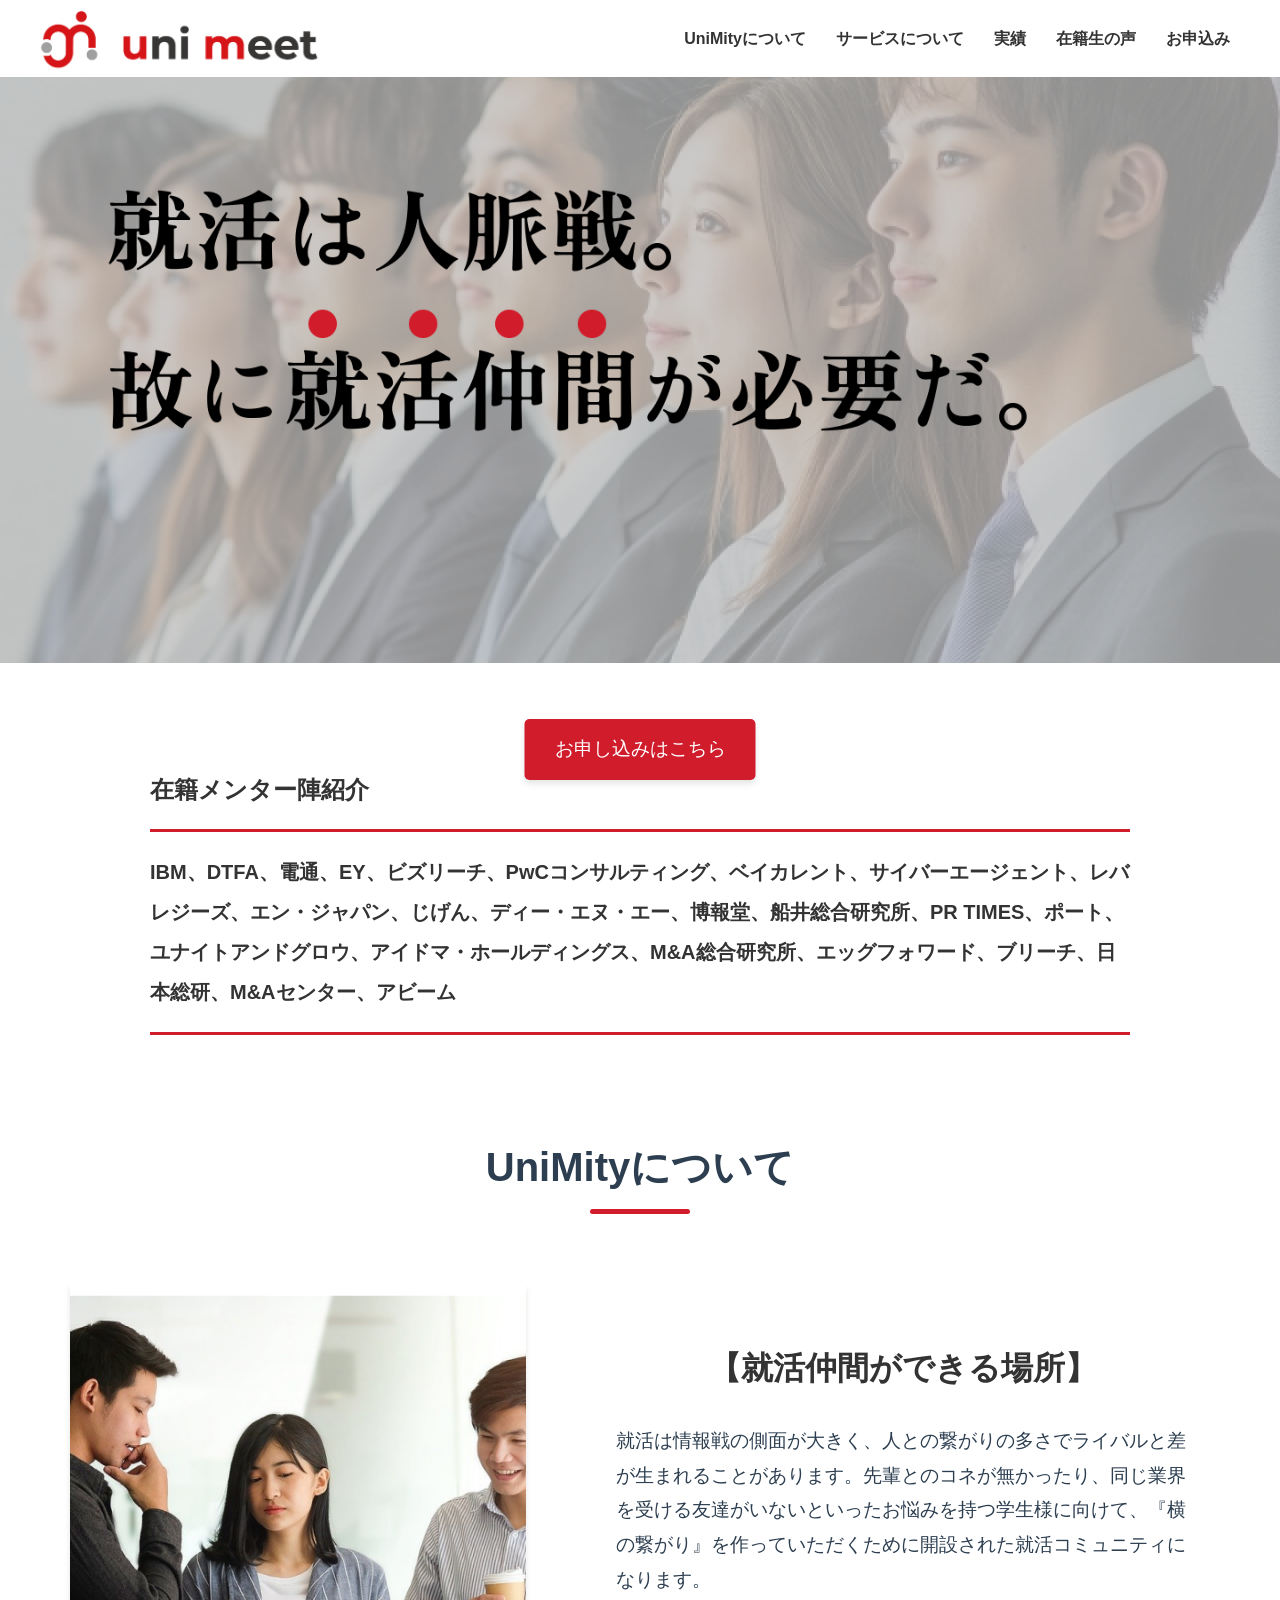
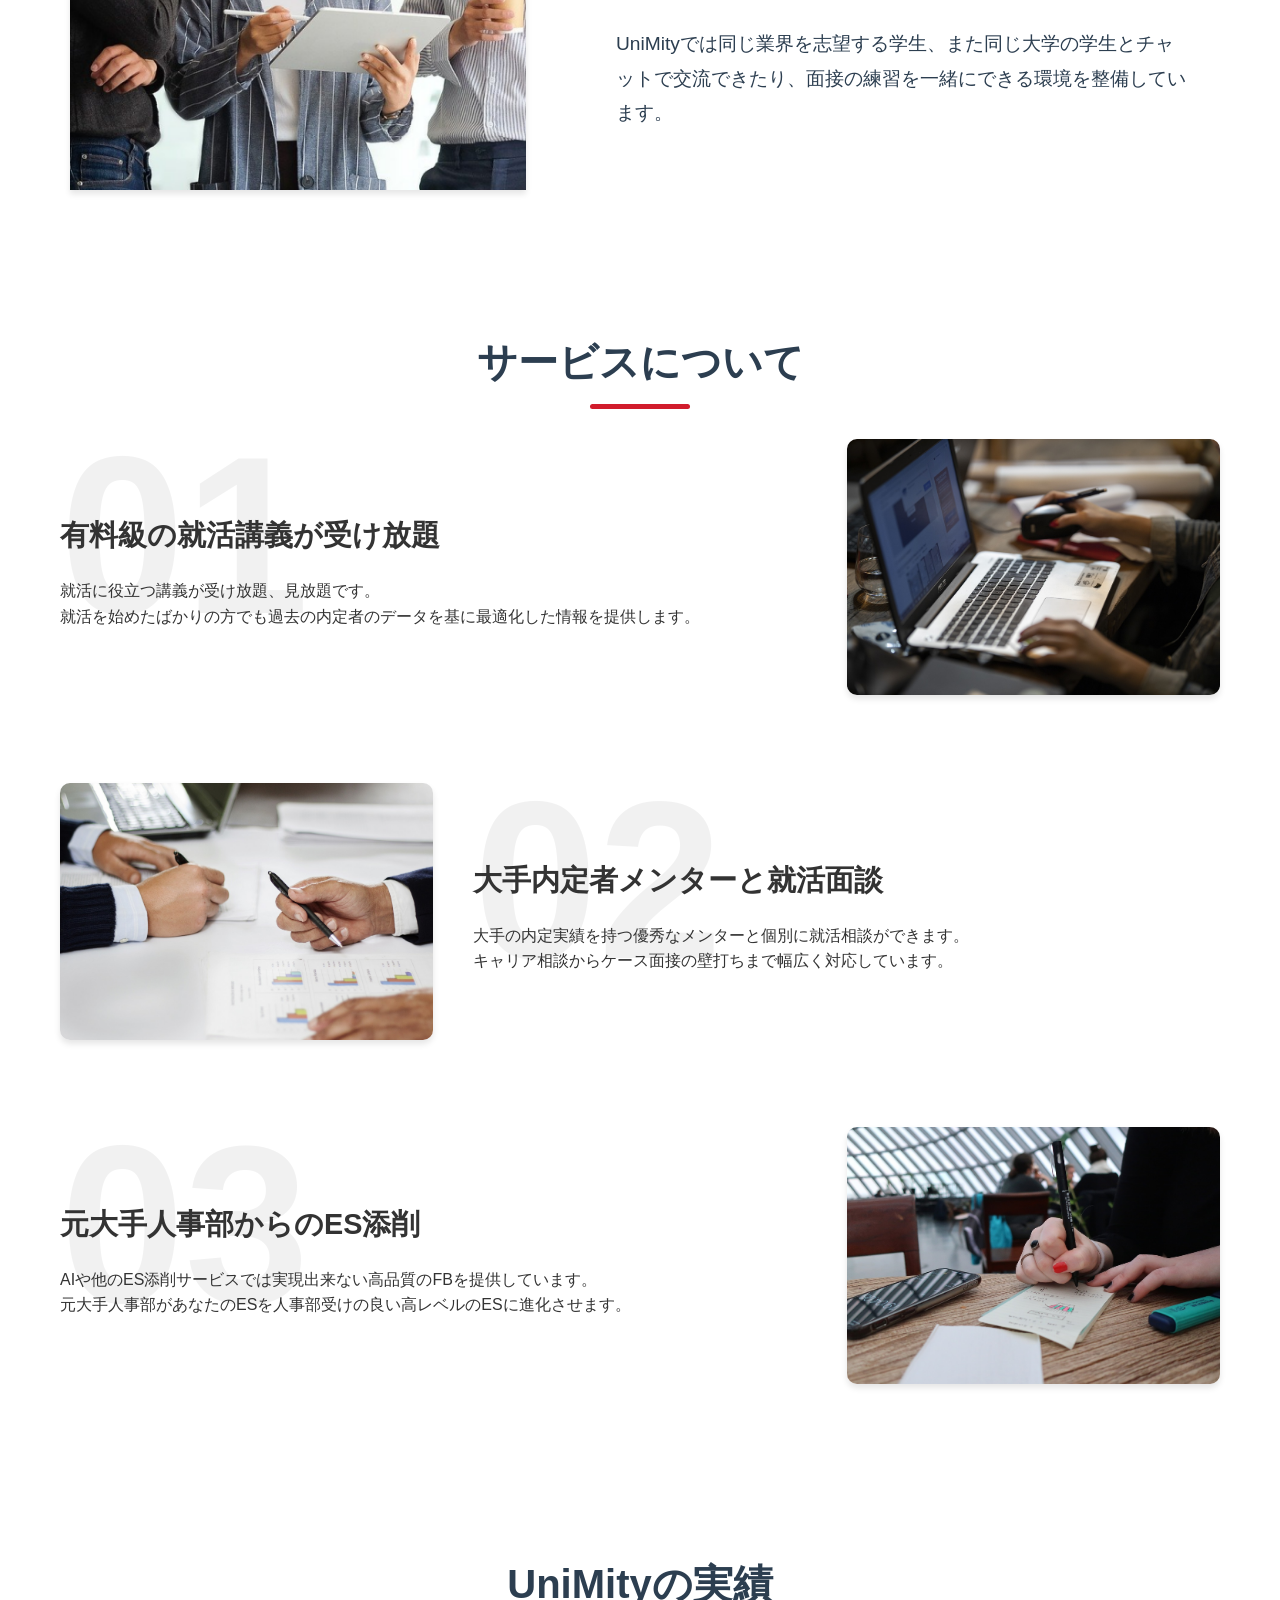
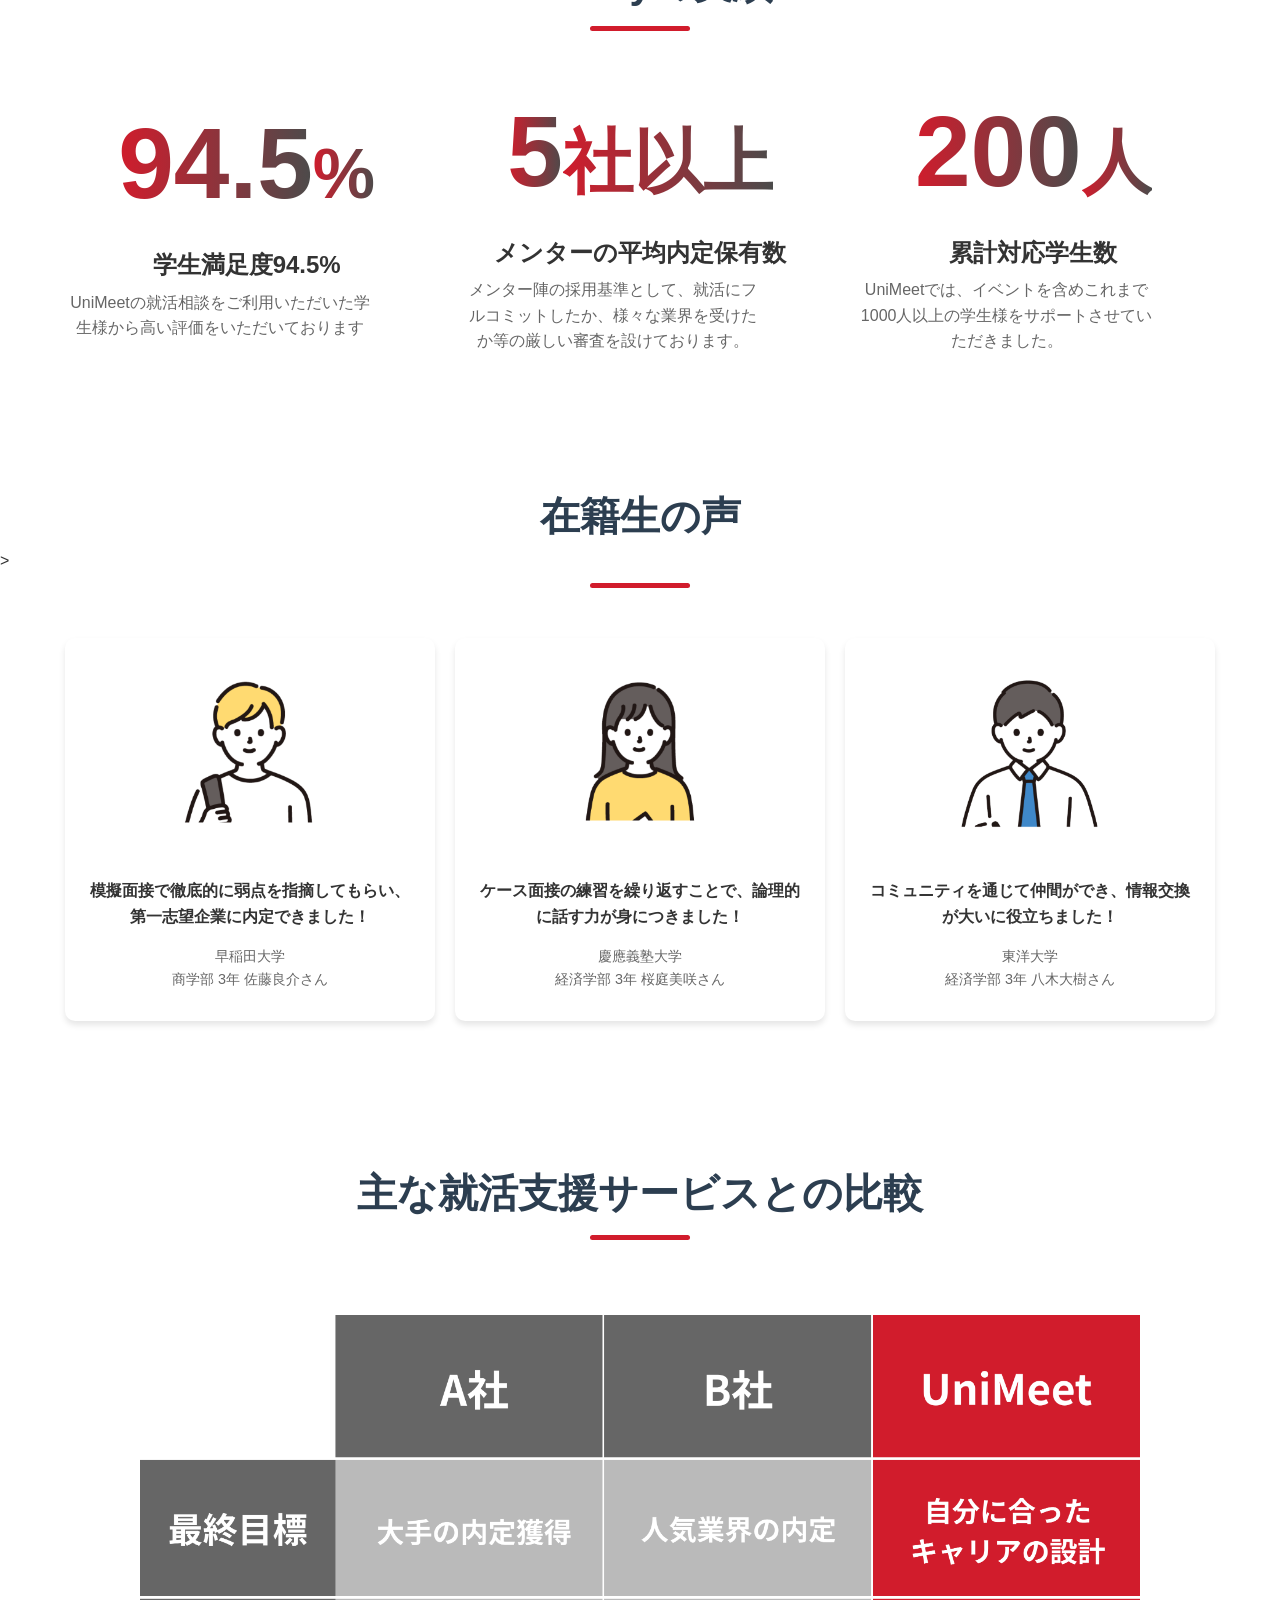
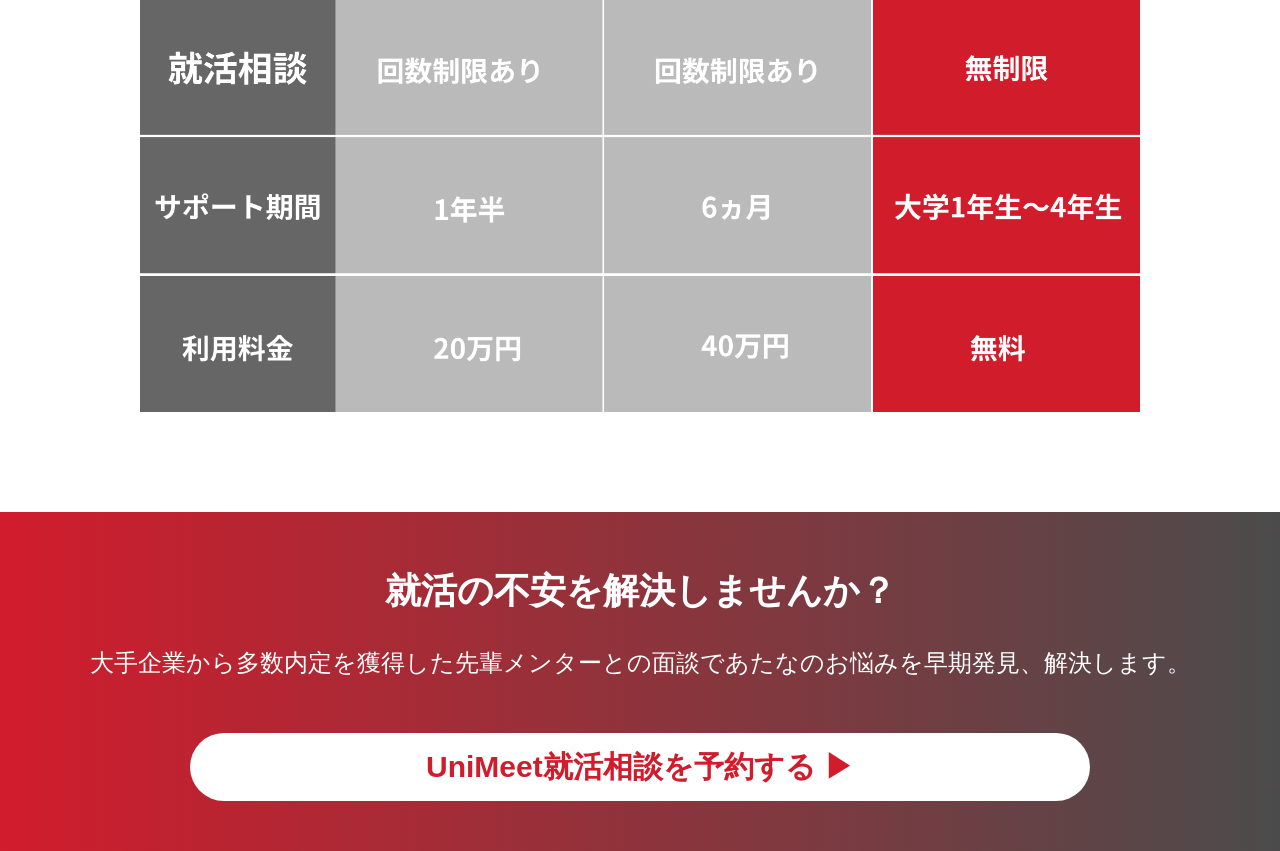
<file: index.html>
<!DOCTYPE html>
<html lang="ja">
<head>
  <meta charset="UTF-8">
  <meta name="viewport" content="width=device-width, initial-scale=1.0">
  <title>My Website</title>
  <link rel="stylesheet" href="style.css"> <!-- CSSファイルのリンク -->
</head>
<body>
  <header>
    <img src="UniMeet_LP/img/top_logo.png" class="top_logo">
    <div class="nav-links">
      <a href="#about">UniMityについて</a>
    <a href="#services">サービスについて</a>
    <a href="#results">実績</a>
    <a href="#voices">在籍生の声</a>
    <a href="https://forms.gle/RE8X82cz72Cpf965A">お申込み</a>
    </div>
  </header>
  
  <div class="fv">
    <img src="UniMeet_LP/img/unimity_fv.png" class="top_fv">
    <img src="UniMeet_LP/img/top_fv_sp.png" class="top_fv_sp">
    <a href="https://forms.gle/RE8X82cz72Cpf965A" class="apply-button">お申し込みはこちら</a>
  </div>
  <main>

    <div class="menter_container">
      <h1 class="top_h1">在籍メンター陣紹介</h1>
      <div class="horizontal-line"></div>
      <p class="top-p">IBM、DTFA、電通、EY、ビズリーチ、PwCコンサルティング、ベイカレント、サイバーエージェント、レバレジーズ、エン・ジャパン、じげん、ディー・エヌ・エー、博報堂、船井総合研究所、PR TIMES、ポート、ユナイトアンドグロウ、アイドマ・ホールディングス、M&A総合研究所、エッグフォワード、ブリーチ、日本総研、M&Aセンター、アビーム</p>
      <div class="horizontal-line"></div>
    </div>  

    <h2 id="about" class="top_h2">UniMityについて</h2>
    <div class="bar"></div>
    <div class="unimity_aboutus">
      <img src="UniMeet_LP/img/unimity_image.png" class="unimity_image">
      <div class="unimity_aboutus_content">
        <h3>【就活仲間ができる場所】</h3>
        <a>就活は情報戦の側面が大きく、人との繋がりの多さでライバルと差が生まれることがあります。先輩とのコネが無かったり、同じ業界を受ける友達がいないといったお悩みを持つ学生様に向けて、『横の繋がり』を作っていただくために開設された就活コミュニティになります。</a>
        <a>UniMityでは同じ業界を志望する学生、また同じ大学の学生とチャットで交流できたり、面接の練習を一緒にできる環境を整備しています。</a>
      </div>
    </div>
    
    <h2 id="services" class="top_h2">サービスについて</h2>
    <div class="bar"></div>
    <div class="media-text-section">
      <div class="media-text-row">
        <div class="media-text-content">
          <h3 class="media-text-title">有料級の就活講義が受け放題</h3>
          <p class="media-text-description">
            就活に役立つ講義が受け放題、見放題です。<br>
            就活を始めたばかりの方でも過去の内定者のデータを基に最適化した情報を提供します。
          </p>
        </div>
        
        <div class="media-text-image">
          <img src="UniMeet_LP/img/unimity_service_1.png" class="unimity_service_1">
        </div>
      </div>
    </div>

    <div class="media-text-section reverse-layout">
      <div class="media-text-row">
        <div class="media-text-content">
          <h3 class="media-text-title">大手内定者メンターと就活面談</h3>
          <p class="media-text-description">
            大手の内定実績を持つ優秀なメンターと個別に就活相談ができます。<br>
            キャリア相談からケース面接の壁打ちまで幅広く対応しています。
          </p>
        </div>
        <div class="media-text-image">
          <img src="UniMeet_LP/img/unimity_service_2.png" class="unimity_service_2">
        </div>
      </div>
    </div>
    
    <div class="media-text-section layout-03">
      <div class="media-text-row">
        <div class="media-text-content">
          <h3 class="media-text-title">元大手人事部からのES添削</h3>
          <p class="media-text-description">
            AIや他のES添削サービスでは実現出来ない高品質のFBを提供しています。<br>
            元大手人事部があなたのESを人事部受けの良い高レベルのESに進化させます。
          </p>
        </div>
    
        <div class="media-text-image">
          <img src="UniMeet_LP/img/unimity_service_3.png" class="unimity_service_1">
        </div>
      </div>
    </div>
    
    <h2 id="results" class="top_h2">UniMityの実績</h2>
    <div class="bar"></div>
    <div class="top_container">
        <div class="column_1">
            <span class="large-number">94.5</span><span class="small-symbol">%</span>
            <p class="column_p">学生満足度94.5%</p>
            <p class="column_p_sub">UniMeetの就活相談をご利用いただいた学生様から高い評価をいただいております</p>
        </div>
        <div class="column_2">
            <span class="large-number">5</span><span class="small-symbol">社以上</span>
            <p class="column_p">メンターの平均内定保有数</p>
            <p class="column_p_sub">メンター陣の採用基準として、就活にフルコミットしたか、様々な業界を受けたか等の厳しい審査を設けております。</p>
        </div>
        <div class="column_3">
            <span class="large-number">200</span><span class="small-symbol">人</span>
            <p class="column_p">累計対応学生数</p>
            <p class="column_p_sub">UniMeetでは、イベントを含めこれまで1000人以上の学生様をサポートさせていただきました。</p>
    </div></div>
  </main>
 
    
       
      
      <h2 id="voices" class="top_h2">在籍生の声</h2>>
      <div class="bar"></div>
      <div class="customer-voice-section">
        
      
        <div class="customer-voice-cards">
          <!-- カード1 -->
          <div class="customer-card">
            <img src="UniMeet_LP/img/customer_1.png" alt="お客様1" class="customer-image">
            <p class="customer-comment">
              模擬面接で徹底的に弱点を指摘してもらい、第一志望企業に内定できました！
            </p>
            <p class="customer-info">
              早稲田大学<br>商学部 3年 佐藤良介さん
            </p>
          </div>
      
          <!-- カード2 -->
          <div class="customer-card">
            <img src="UniMeet_LP/img/customer_2.png" alt="お客様2" class="customer-image">
            <p class="customer-comment">
              ケース面接の練習を繰り返すことで、論理的に話す力が身につきました！
            </p>
            <p class="customer-info">
              慶應義塾大学<br>経済学部 3年 桜庭美咲さん
            </p>
          </div>
      
          <!-- カード3 -->
          <div class="customer-card">
            <img src="UniMeet_LP/img/customer_3.png" alt="お客様3" class="customer-image">
            <p class="customer-comment">
              コミュニティを通じて仲間ができ、情報交換が大いに役立ちました！
            </p>
            <p class="customer-info">
              東洋大学<br>経済学部 3年 八木大樹さん
            </p>
          </div>
          
        </div>
      </div>
      
      
      <h2 class="top_h2">主な就活支援サービスとの比較</h2>
      <div class="bar"></div>
      <img src="UniMeet_LP/img/unimeet_5.png" class="service_img_5">
      <img src="UniMeet_LP/img/unimeet_5_sp.png" class="service_img_5_sp">
      <div class="reserve_box">
        <h2>就活の不安を解決しませんか？</h2>
        <P>大手企業から多数内定を獲得した先輩メンターとの面談であたなのお悩みを早期発見、解決します。</P>
        <a href="https://app.spirinc.com/t/NB9lPCDXfQZ1lFnBQYaJ_/as/8_54zdbt3ZED1xSpkGdNc/confirm" class="full-link">
            <div class="reserve-buttom">
              UniMeet就活相談を予約する ▶
            </div>
          </a>  </div>
</body>
</html>
</file>
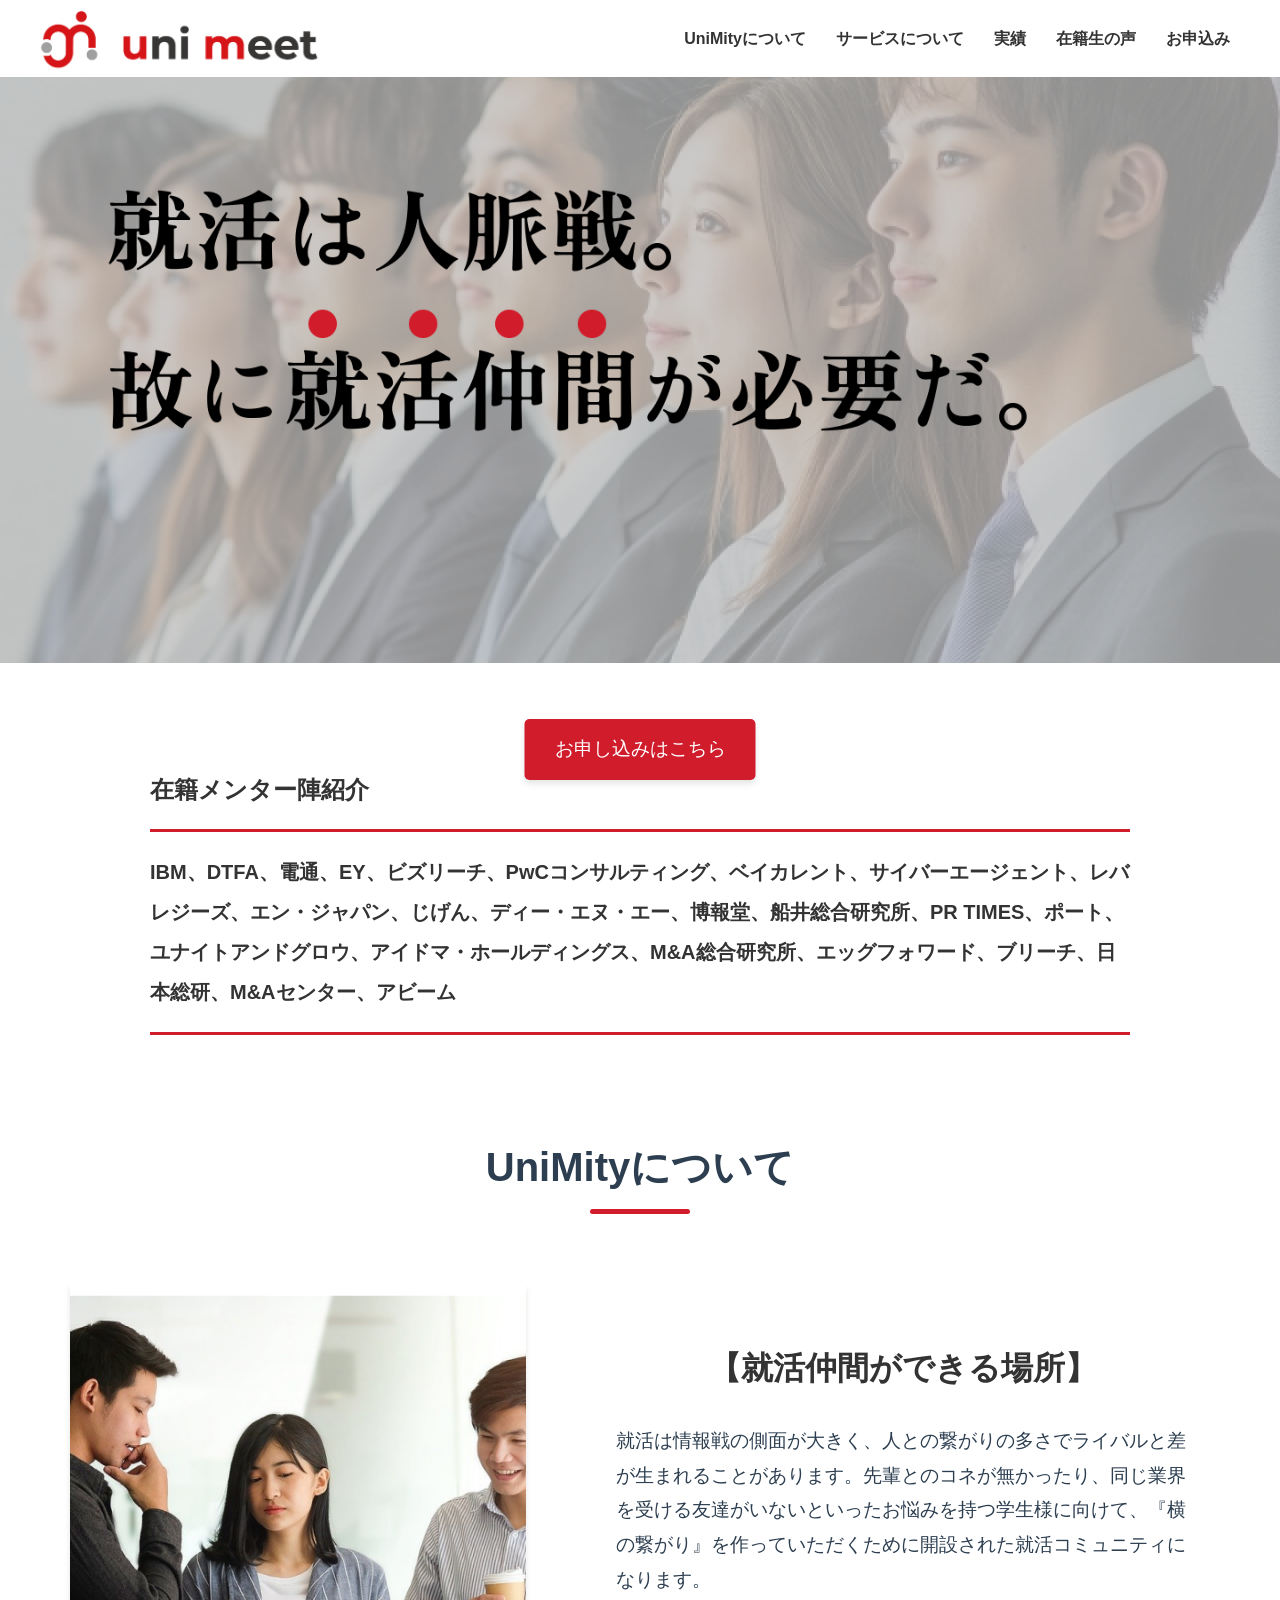
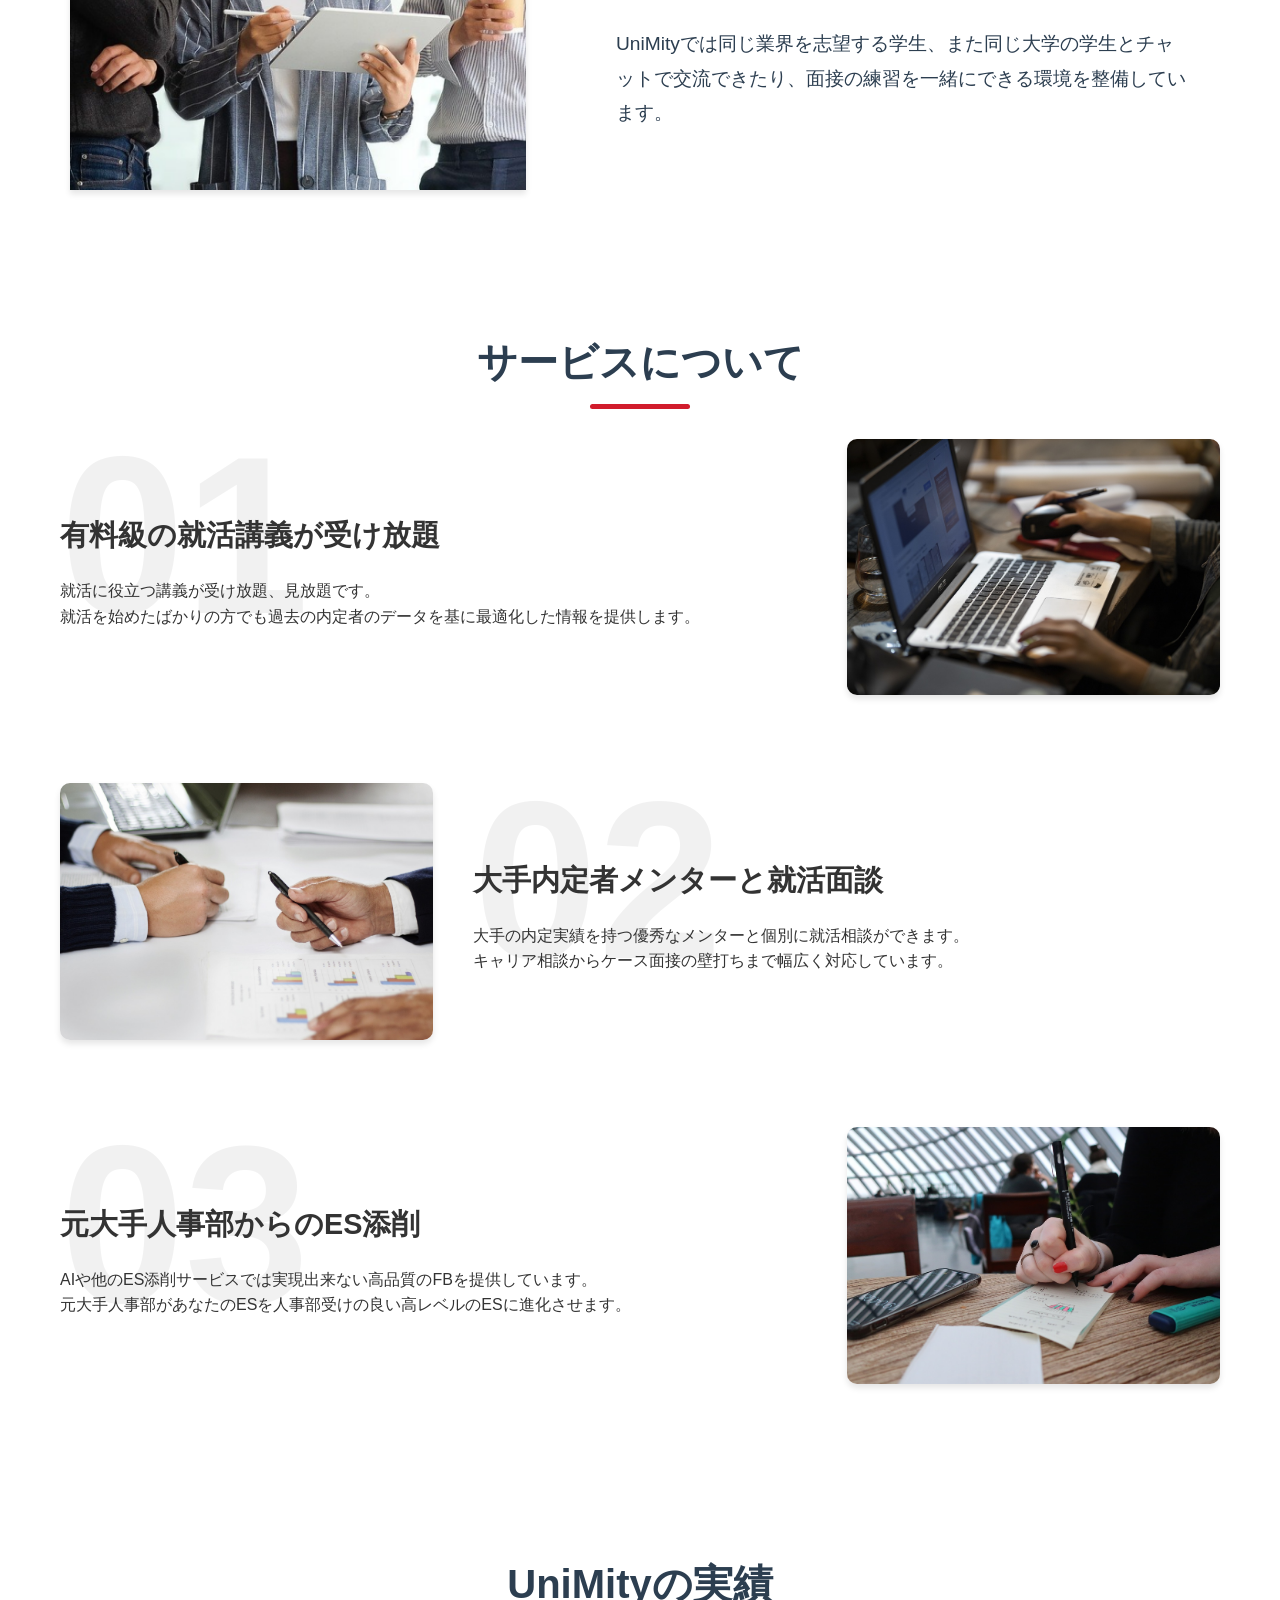
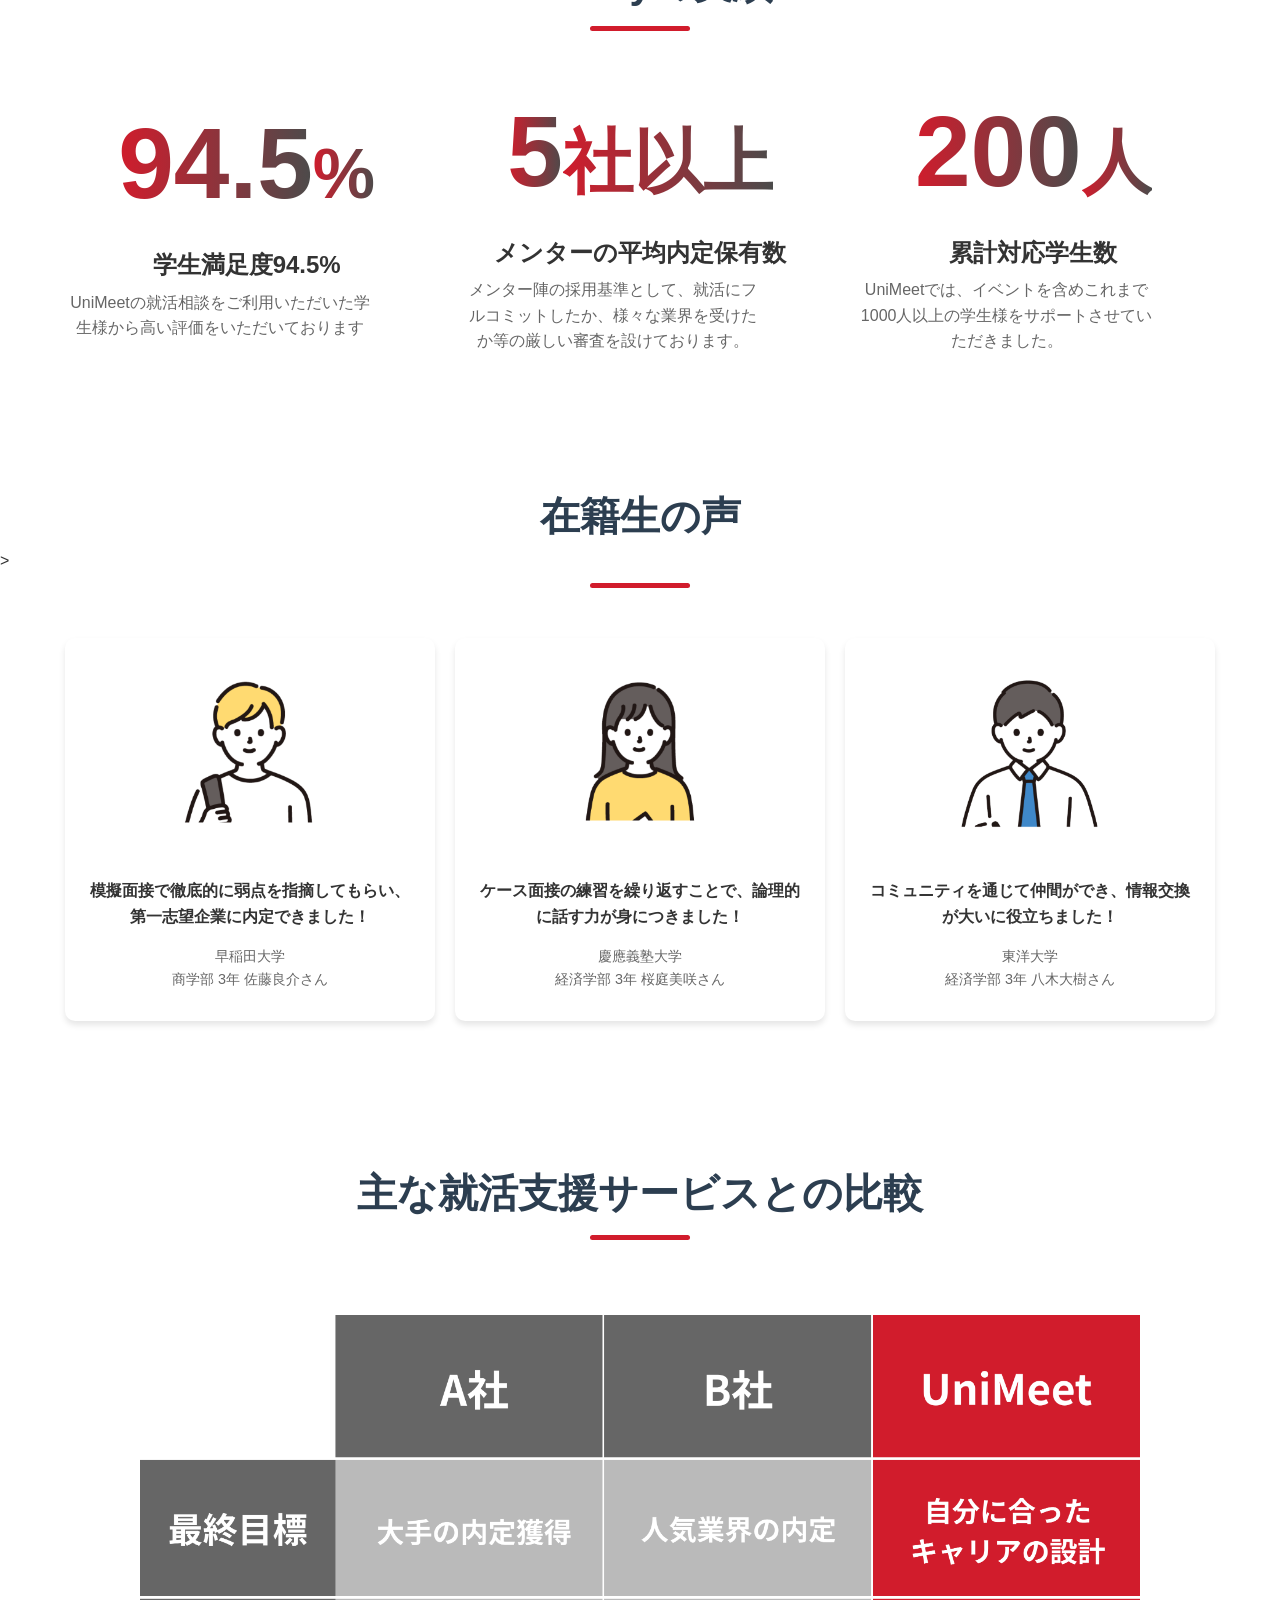
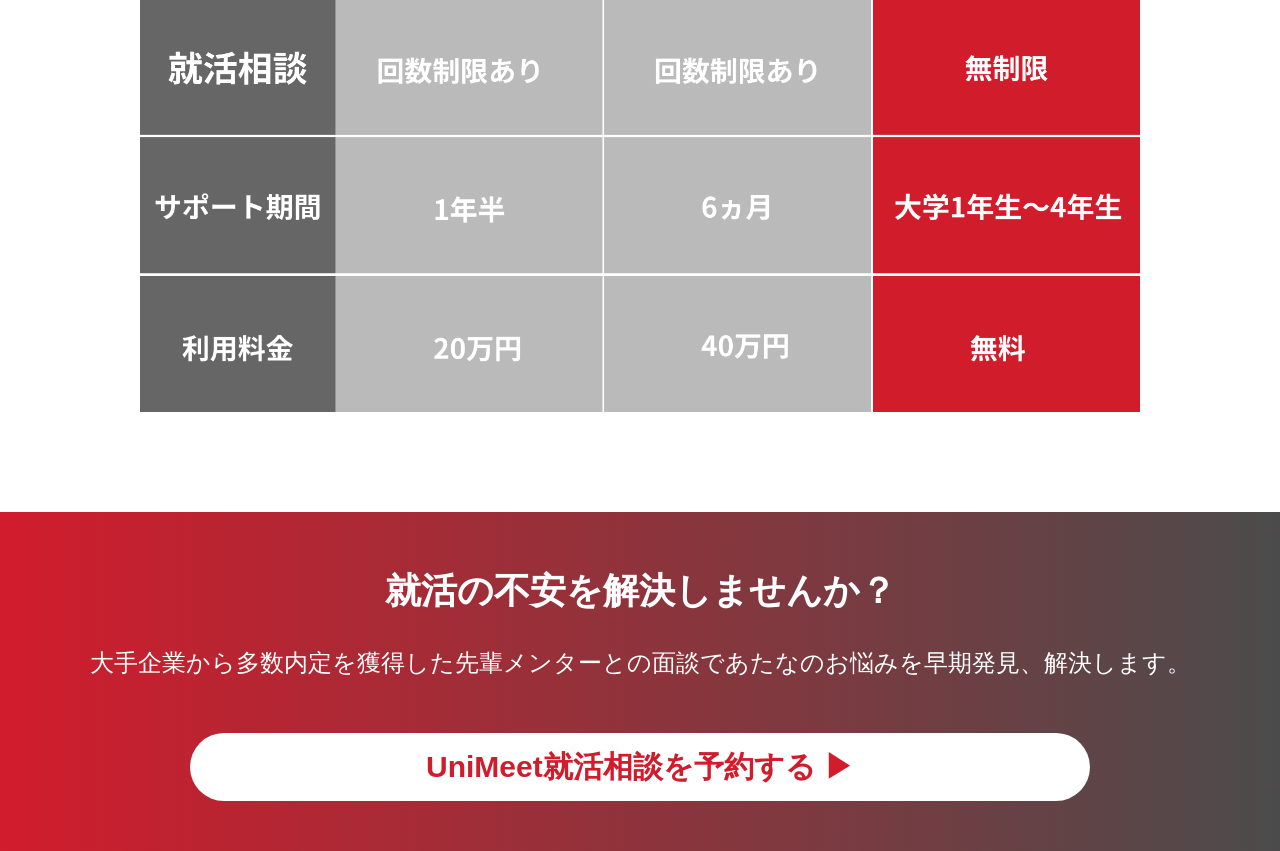
<file: UniMeet_LP/index.html>
<!DOCTYPE html>
<html lang="ja">
<head>
  <meta charset="UTF-8">
  <meta name="viewport" content="width=device-width, initial-scale=1.0">
  <title>My Website</title>
  <link rel="stylesheet" href="style.css"> <!-- CSSファイルのリンク -->
</head>
<body>
  <header>
    <img src="img/top_logo.png" class="top_logo">
    <div class="nav-links">
      <a href="#about">UniMityについて</a>
    <a href="#services">サービスについて</a>
    <a href="#results">実績</a>
    <a href="#voices">在籍生の声</a>
    <a href="https://forms.gle/RE8X82cz72Cpf965A">お申込み</a>
    </div>
  </header>
  
  <div class="fv">
    <img src="img/unimity_fv.png" class="top_fv">
    <img src="img/top_fv_sp.png" class="top_fv_sp">
    <a href="https://forms.gle/RE8X82cz72Cpf965A" class="apply-button">お申し込みはこちら</a>
  </div>
  <main>

    <div class="menter_container">
      <h1 class="top_h1">在籍メンター陣紹介</h1>
      <div class="horizontal-line"></div>
      <p class="top-p">IBM、DTFA、電通、EY、ビズリーチ、PwCコンサルティング、ベイカレント、サイバーエージェント、レバレジーズ、エン・ジャパン、じげん、ディー・エヌ・エー、博報堂、船井総合研究所、PR TIMES、ポート、ユナイトアンドグロウ、アイドマ・ホールディングス、M&A総合研究所、エッグフォワード、ブリーチ、日本総研、M&Aセンター、アビーム</p>
      <div class="horizontal-line"></div>
    </div>  

    <h2 id="about" class="top_h2">UniMityについて</h2>
    <div class="bar"></div>
    <div class="unimity_aboutus">
      <img src="img/unimity_image.png" class="unimity_image">
      <div class="unimity_aboutus_content">
        <h3>【就活仲間ができる場所】</h3>
        <a>就活は情報戦の側面が大きく、人との繋がりの多さでライバルと差が生まれることがあります。先輩とのコネが無かったり、同じ業界を受ける友達がいないといったお悩みを持つ学生様に向けて、『横の繋がり』を作っていただくために開設された就活コミュニティになります。</a>
        <a>UniMityでは同じ業界を志望する学生、また同じ大学の学生とチャットで交流できたり、面接の練習を一緒にできる環境を整備しています。</a>
      </div>
    </div>
    
    <h2 id="services" class="top_h2">サービスについて</h2>
    <div class="bar"></div>
    <div class="media-text-section">
      <div class="media-text-row">
        <div class="media-text-content">
          <h3 class="media-text-title">有料級の就活講義が受け放題</h3>
          <p class="media-text-description">
            就活に役立つ講義が受け放題、見放題です。<br>
            就活を始めたばかりの方でも過去の内定者のデータを基に最適化した情報を提供します。
          </p>
        </div>
        
        <div class="media-text-image">
          <img src="img/unimity_service_1.png" class="unimity_service_1">
        </div>
      </div>
    </div>

    <div class="media-text-section reverse-layout">
      <div class="media-text-row">
        <div class="media-text-content">
          <h3 class="media-text-title">大手内定者メンターと就活面談</h3>
          <p class="media-text-description">
            大手の内定実績を持つ優秀なメンターと個別に就活相談ができます。<br>
            キャリア相談からケース面接の壁打ちまで幅広く対応しています。
          </p>
        </div>
        <div class="media-text-image">
          <img src="img/unimity_service_2.png" class="unimity_service_2">
        </div>
      </div>
    </div>
    
    <div class="media-text-section layout-03">
      <div class="media-text-row">
        <div class="media-text-content">
          <h3 class="media-text-title">元大手人事部からのES添削</h3>
          <p class="media-text-description">
            AIや他のES添削サービスでは実現出来ない高品質のFBを提供しています。<br>
            元大手人事部があなたのESを人事部受けの良い高レベルのESに進化させます。
          </p>
        </div>
    
        <div class="media-text-image">
          <img src="img/unimity_service_3.png" class="unimity_service_1">
        </div>
      </div>
    </div>
    
    <h2 id="results" class="top_h2">UniMityの実績</h2>
    <div class="bar"></div>
    <div class="top_container">
        <div class="column_1">
            <span class="large-number">94.5</span><span class="small-symbol">%</span>
            <p class="column_p">学生満足度94.5%</p>
            <p class="column_p_sub">UniMeetの就活相談をご利用いただいた学生様から高い評価をいただいております</p>
        </div>
        <div class="column_2">
            <span class="large-number">5</span><span class="small-symbol">社以上</span>
            <p class="column_p">メンターの平均内定保有数</p>
            <p class="column_p_sub">メンター陣の採用基準として、就活にフルコミットしたか、様々な業界を受けたか等の厳しい審査を設けております。</p>
        </div>
        <div class="column_3">
            <span class="large-number">200</span><span class="small-symbol">人</span>
            <p class="column_p">累計対応学生数</p>
            <p class="column_p_sub">UniMeetでは、イベントを含めこれまで1000人以上の学生様をサポートさせていただきました。</p>
    </div></div>
  </main>
 
    
       
      
      <h2 id="voices" class="top_h2">在籍生の声</h2>>
      <div class="bar"></div>
      <div class="customer-voice-section">
        
      
        <div class="customer-voice-cards">
          <!-- カード1 -->
          <div class="customer-card">
            <img src="img/customer_1.png" alt="お客様1" class="customer-image">
            <p class="customer-comment">
              模擬面接で徹底的に弱点を指摘してもらい、第一志望企業に内定できました！
            </p>
            <p class="customer-info">
              早稲田大学<br>商学部 3年 佐藤良介さん
            </p>
          </div>
      
          <!-- カード2 -->
          <div class="customer-card">
            <img src="img/customer_2.png" alt="お客様2" class="customer-image">
            <p class="customer-comment">
              ケース面接の練習を繰り返すことで、論理的に話す力が身につきました！
            </p>
            <p class="customer-info">
              慶應義塾大学<br>経済学部 3年 桜庭美咲さん
            </p>
          </div>
      
          <!-- カード3 -->
          <div class="customer-card">
            <img src="img/customer_3.png" alt="お客様3" class="customer-image">
            <p class="customer-comment">
              コミュニティを通じて仲間ができ、情報交換が大いに役立ちました！
            </p>
            <p class="customer-info">
              東洋大学<br>経済学部 3年 八木大樹さん
            </p>
          </div>
          
        </div>
      </div>
      
      
      <h2 class="top_h2">主な就活支援サービスとの比較</h2>
      <div class="bar"></div>
      <img src="img/unimeet_5.png" class="service_img_5">
      <img src="img/unimeet_5_sp.png" class="service_img_5_sp">
      <div class="reserve_box">
        <h2>就活の不安を解決しませんか？</h2>
        <P>大手企業から多数内定を獲得した先輩メンターとの面談であたなのお悩みを早期発見、解決します。</P>
        <a href="https://app.spirinc.com/t/NB9lPCDXfQZ1lFnBQYaJ_/as/8_54zdbt3ZED1xSpkGdNc/confirm" class="full-link">
            <div class="reserve-buttom">
              UniMeet就活相談を予約する ▶
            </div>
          </a>  </div>
</body>
</html>
</file>
<file: style.css>
/* ベースのリセット */
* {
    margin: 0;
    padding: 0;
    box-sizing: border-box;
  }

  html {
    scroll-behavior: smooth; /* スムーズスクロールを有効化 */
  }
  
  
  /* HTML要素の基本スタイル */
  body {
    font-family: Arial, sans-serif; /* フォント設定 */
    line-height: 1.6; /* テキストの行間 */
    background-color: #ffffff; /* 背景色 */
    color: #333; /* テキストカラー */
    margin: 0; /* 外部余白リセット */
    padding: 0; /* 内部余白リセット */
  }
  
  /* ヘッダーのスタイル */
  header {
    display: flex; /* フレックスボックスで要素を横並び */
    align-items: center; /* 要素を垂直方向に中央揃え */
    justify-content: space-between; /* 左右の要素を分ける */
    padding-left:20px;
    padding-right:50px;
    background-color: #ffffff; /* 背景色（必要に応じて変更） */
  }
  
  .apply-button {
    position: absolute; /* ボタンを画像上に配置 */
    bottom: 120px; /* ボタンの位置を下から20pxに調整 */
    left: 50%; /* 水平方向の中央に配置 */
    transform: translateX(-50%); /* 中央揃えを補正 */
    padding: 15px 30px; /* ボタンの内側余白 */
    background-color: #D11C2C; /* ボタンの背景色 */
    color: #fff; /* テキストの色 */
    font-size: 1.2rem; /* フォントサイズ */
    border: none; /* ボーダーを削除 */
    border-radius: 5px; /* 角を丸く */
    text-decoration: none; /* 下線を削除 */
    cursor: pointer; /* カーソルをポインターに変更 */
    box-shadow: 0 4px 6px rgba(0, 0, 0, 0.1); /* 軽いシャドウを追加 */
    transition: background-color 0.3s ease; /* ホバー時のスムーズな変化 */
  }
  
  .apply-button:hover {
    background-color: #A91422; /* ホバー時の背景色 */
  }
  
  header .nav-links {
    display: flex; /* リンク群を横並びに配置 */
    justify-content: flex-end; /* リンクを右寄せ */
    gap: 30px; /* 各リンク間の間隔を調整 */
  }
  
  header a {
    text-decoration: none; /* 下線を削除 */
    color: #333; /* テキストカラー */
    font-size: 16px; 
    font-weight: 600;/* フォントサイズ */
  }
  
  header a:hover {
    color: #D11C2C; /* ホバー時のリンク色 */
    text-decoration: none; /* ホバー時の下線 */
  }
  
  
  

  /*蒲谷作成　*/
  .top_logo{
    width:300px;
    margin-top:10px;
  }


  .top_fv{
    width:100%;
    height:auto;
  }

  .top_fv_sp {
    display:none;
  }

  .top_h1{
    margin-top:100px;
    margin-bottom: 10px;
    font-size:24px;
  }

  .top-p{
    font-weight: 600;
  }
  
  .horizontal-line{
    width:100%;
    height:3px;
    background-color:#D11C2C;
    margin-top:20px;
    margin-bottom: 20px;
  }

  .top-p{
    font-size:20px;
    margin-top:10px;
    margin-bottom: 5px;
    line-height: 2;
  }

  .top_h2 {
    text-align: center;
    margin-top: 100px;
    font-size: 40px;
    font-weight: bold; /* フォントを強調 */
    color: #2c3e50; /* モダンなダークブルー */
}

.bar {
    background-color: #D11C2C;
    width: 100px; /* 幅を少し狭く */
    height: 5px; /* 高さを増加 */
    margin: 10px auto; /* 上下に少し余白を追加 */
    border-radius: 3px; /* 角を丸くして柔らかい印象に */
}

.unimity_aboutus {
    display: flex; /* 要素を横並びに配置 */
    align-items: center; /* 垂直方向を中央揃え */
    gap: 70px; /* 画像とテキストの間隔を広げる */
    padding: 40px 30px; /* 内側の余白を増やす */
    margin: 30px auto; /* 上下の余白を均等に */
    max-width: 1200px; /* 全体の横幅を制限 */
}

.unimity_image {
    max-width: 40%; /* 画像のサイズを親要素に合わせて調整 */
    height: auto; /* 縦横比を保持 */
    box-shadow: 0 4px 6px rgba(0, 0, 0, 0.1); /* 画像にもボックスシャドウを適用 */
}

.unimity_aboutus_content {
    flex: 1; /* テキスト部分を残りの空間に広げる */
    text-align: left; /* テキストを左揃え */
    padding: 10px 20px; /* テキスト部分の余白を追加 */
}

.unimity_aboutus_content h3 {
    margin: 0 0 20px; /* 下に余白を追加 */
    font-size: 2rem; /* フォントサイズ */
    font-weight: bold; /* 見出しを強調 */
    text-align: center;
}

.unimity_aboutus_content a {
    display: block; /* ブロック要素として扱い、幅全体を使用 */
    color: #2c3e50; /* テキストカラーを濃いグレーに */
    font-size: 1.2rem; /* フォントサイズを調整 */
    line-height: 1.8; /* 行間を少し狭める */
    margin-top: 30px; /* 上部に余白を追加 */
    text-decoration: none; /* 下線を削除 */
}

.menter_container{
  margin-left:150px;
  margin-right:150px;
}

/*蒲谷テスト*/
/* 共通のスタイル */
.media-text-section {
  padding: 20px;
  max-width: 1200px;
  margin: 0 auto;
}

.media-text-row {
  display: flex;
  flex-wrap: wrap;
  gap: 40px;
  align-items: center;
  margin-bottom: 40px;
}

.media-text-content {
  flex: 2;
  text-align: left;
}

.media-text-title {
  position: relative;
  font-size: 1.8rem;
  color: #333;
  margin-bottom: 20px;
}

.media-text-title::before {
  content: "01";
  position: absolute;
  top: 50%;
  left: 0;
  transform: translate(0, -50%);
  font-size: 14rem;
  color: rgba(0, 0, 0, 0.055);
  z-index: -1;
  pointer-events: none;
}

.media-text-description {
  font-size: 1rem;
  line-height: 1.6;
  color: #333;
}

.media-text-image {
  flex: 1;
  text-align: center;
}

.media-text-image img {
  max-width: 100%;
  height: auto;
  border-radius: 10px;
  box-shadow: 0 4px 6px rgba(0, 0, 0, 0.1);
}

/* 左右反転用のスタイル */
.reverse-layout .media-text-row {
  flex-direction: row-reverse; /* 順序を逆にする */
}

.reverse-layout .media-text-title::before {
  content: "02"; /* 背景文字を02に変更 */
}

/* 左右反転用のスタイル */
.reverse-layout-03 .media-text-row {
  flex-direction: row-reverse; /* 順序を逆にする */
}

.reverse-layout-03 .media-text-title::before {
  content: "03"; /* 背景文字を03に変更 */
  position: absolute;
  top: 50%;
  left: 0;
  transform: translate(0, -50%);
  font-size: 14rem;
  color: rgba(0, 0, 0, 0.055); /* 背景文字の薄い灰色 */
  z-index: -1;
  pointer-events: none;
}

/* 背景文字を03にする特定のクラス */
.layout-03 .media-text-title::before {
  content: "03"; /* 背景文字を03に変更 */
}

/* レスポンシブ対応 */
@media (max-width: 768px) {
  .media-text-row {
    flex-direction: column;
  }
}


/*蒲谷テストver2*/
/* 全体のスタイル */
.customer-voice-section {
  text-align: center;
  padding: 40px 20px;
}

.section-title {
  font-size: 2rem;
  color: #333;
  margin-bottom: 10px;
}

.section-subtitle {
  font-size: 1rem;
  color: #007acc;
  margin-bottom: 20px;
}

.section-description {
  font-size: 1rem;
  color: #666;
  margin-bottom: 40px;
}

/* カードのレイアウト */
.customer-voice-cards {
  display: flex;
  gap: 20px;
  justify-content: center;
  flex-wrap: wrap;
}

.customer-card {
  background: #ffffff;
  border-radius: 10px;
  box-shadow: 0 4px 6px rgba(0, 0, 0, 0.1);
  width: 370px;
  padding: 20px;
  text-align: left;
}

.company-logo {
  width: 100px;
  height: auto;
  margin-bottom: 10px;
}

.customer-image {
  width: 200px;
  height: auto;
  border-radius: 50%;
  margin-bottom: 20px;
  display: block;
  margin-left: auto;
  margin-right: auto;
}

.customer-comment {
  font-size: 1rem;
  font-weight: bold;
  color: #333;
  margin-bottom: 15px;
  text-align: center;
}

.customer-info {
  font-size: 0.9rem;
  color: #666;
  margin-bottom: 10px;
  text-align: center;
}

.employment-type {
  font-size: 0.8rem;
  color: #007acc;
  text-align: center;
}

/* レスポンシブ対応 */
@media (max-width: 768px) {
  .customer-voice-cards {
    flex-direction: column;
    align-items: center;
  }

  .customer-card {
    width: 100%;
  }
}

/*蒲谷テストver2末*/



.top_container {
  display: flex; /* 横並びに配置 */
  justify-content: space-between; /* 子要素を等間隔で配置 */
  align-items: center; /* 子要素を垂直方向に中央揃え */
  gap: 20px; /* 子要素間の間隔を調整（任意） */
  padding: 20px; /* 全体の余白を追加 */
  max-width: 1200px; /* 最大幅を制限 */
  margin: 0 auto; /* 中央揃え */
}

.column_1, .column_2, .column_3 {
  flex: 1; /* 子要素を均等に拡大 */
  text-align: center; /* テキストを中央揃え */
  padding: 10px; /* 内側の余白を追加 */
}

.large-number {
  font-size: 2.5rem; /* 数字を大きくする */
  font-weight: bold; /* 強調 */
  color: #D11C2C; /* 目立つ色 */
}

.small-symbol {
  font-size: 1.5rem; /* 記号のフォントサイズ */
  font-weight: normal; /* 強調しすぎない */
  color: #333; /* 落ち着いた色 */
}

.column_p {
  margin: 10px 0; /* 上下に余白を追加 */
  font-size: 1.2rem; /* テキストサイズを調整 */
  font-weight: bold; /* 強調 */
  color: #333; /* テキストカラー */
}

.column_p_sub {
  font-size: 1rem; /* サブテキストのサイズを調整 */
  line-height: 1.6; /* 読みやすい行間を設定 */
  color: #666; /* サブテキストを落ち着いた色に */
}


.large-number {
    font-size: 100px; /* 数値部分のフォントサイズ */
    font-weight: 600;
    background: linear-gradient(90deg, #D11C2C, #4B4B4B);
  -webkit-background-clip: text;
  -webkit-text-fill-color: transparent;
  }
  
  .small-symbol {
    font-size: 70px; /* 記号部分のフォントサイズ */
    font-weight: 600;
    background: linear-gradient(90deg, #D11C2C, #4B4B4B);
  -webkit-background-clip: text;
  -webkit-text-fill-color: transparent;
  }

  .column_p{
    font-size:24px;
    font-weight: 600;
    margin:3px;
    margin-bottom: 5px;
  }

  .column_p_sub{
    width:300px;
  }

  .reserve_box{
    margin-top: 100px;
    text-align: center;
    background: linear-gradient(to right, #D11C2C, #4B4B4B);
    color:white;
    padding:50px;
  }

  .reserve_box h2 {
    font-size:36px;
}
  
  .reserve_box p {
    font-size:24px;
    margin-top:25px;
    margin-bottom: 25px;
}

.reserve-buttom {
    font-size:30px;
    margin-top:25px;
    color:#D11C2C;
    padding:10px;
    width:900px;
    font-weight: 600;
    background-color: white;
    display: inline-block;
    border-radius: 100px;
}

.service_container{
    display: flex;
    justify-content: space-between;
    padding-right: 150px;
    padding-left:150px;
    gap:20px;
}

.service_img_1{
    width:550px;
    height:auto;
}
   
.service_1 p {
    margin:10px;
}

.service_2 p {
    margin:10px;
}

.service_img_2{
    width: 550px;
    height:auto;
}

.service_container h3 {
    text-align: center;
    margin:15px;
}

.service_1 h2 {
    text-align: center;
    margin-top: 50px;
    margin-bottom: 50px;
}

.service_2 h2{
    margin:10px;
    margin-bottom: 50px;
    font-size:30px;
}

.menter {
    color:#D11C2C;
    margin-bottom: 50px;
}

.service_img_5 {
  display: block; /* 要素をブロックとして扱う */
  width: 1000px; /* 幅を指定 */
  height: auto; /* 縦横比を保持 */
  margin: 75px auto; /* 上下に75px、左右をautoで中央揃え */
}


.service_img_5_sp{
    display:none;
}

@media (max-width: 768px) {
    /* スマートフォン向けのスタイル */

main{
    padding:30px;
}

.top_logo{
  width:120px;
  margin-bottom: 10px;
}

.nav-links{
  display: none !important;;
}

.apply-button{
  bottom: 200px;
  font-size: 0.9rem;
}

.menter_container{
  margin-right:10px;
  margin-left:10px;
}

.unimity_aboutus_content h3{
  font-size:1.6rem;
}

.unimity_aboutus{
  display:block;
  padding:0px;
}

.unimity_image {
  max-width:100%;
}

.top_fv {
    display: none;
  }

.top_fv_sp {
    display: block;
    width:100%;
  }

  .top_h1 {
    margin-top:0px;
  }

  .top_h2 {
    margin-top:50px;
    font-size:24px;

  }

  .top_container {
    display:block;
    text-align: center;
    
  }
  
  .column_p_sub{
    width:auto;
  }
  
  .reserve-buttom{
    width:auto;
    font-size:20px;
    padding:20px;
  }
  
  .service_container{
    display:block;
    padding:0px;
  }

  .service_img_1{
    width:100%;
  }

  .service_img_2 {
    width:100%;
  }

  
  .reverse-layout .media-text-row {
    flex-direction: column; /* スマホ版では縦並びに変更 */
  }

  .media-text-row {
    flex-direction: column; /* スマホでは縦並びに変更 */
    text-align: center; /* 中央揃えにする */
  }

  .media-text-content {
    margin-bottom: 20px; /* テキストと画像の間に余白を追加 */
  }

  .media-text-image img {
    width: 100%; /* 画像を画面幅に合わせる */
    height: auto;
  }

  .service_1 p{
    padding-bottom: 40px;
    padding:20px;
  }

  .reserve_box{
    padding:20px;
  }

  .reserve_box p{
    font-size:20px;
  }
  
  .reserve_box h2{
    font-size:24px;
    margin-top:20px;
  }

  .service_2 p{
    padding:20px;
  }

  .service_2 h2{
    margin:10px 20px;
    font-size:28px;
  }

  .service_img_5{
    display:none;
  }

  .service_img_5_sp{
    display:block;
    width:100%;
    padding:20px;
  }


  
  }
</file>
<file: UniMeet_LP/style.css>
/* ベースのリセット */
* {
    margin: 0;
    padding: 0;
    box-sizing: border-box;
  }

  html {
    scroll-behavior: smooth; /* スムーズスクロールを有効化 */
  }
  
  
  /* HTML要素の基本スタイル */
  body {
    font-family: Arial, sans-serif; /* フォント設定 */
    line-height: 1.6; /* テキストの行間 */
    background-color: #ffffff; /* 背景色 */
    color: #333; /* テキストカラー */
    margin: 0; /* 外部余白リセット */
    padding: 0; /* 内部余白リセット */
  }
  
  /* ヘッダーのスタイル */
  header {
    display: flex; /* フレックスボックスで要素を横並び */
    align-items: center; /* 要素を垂直方向に中央揃え */
    justify-content: space-between; /* 左右の要素を分ける */
    padding-left:20px;
    padding-right:50px;
    background-color: #ffffff; /* 背景色（必要に応じて変更） */
  }
  
  .apply-button {
    position: absolute; /* ボタンを画像上に配置 */
    bottom: 120px; /* ボタンの位置を下から20pxに調整 */
    left: 50%; /* 水平方向の中央に配置 */
    transform: translateX(-50%); /* 中央揃えを補正 */
    padding: 15px 30px; /* ボタンの内側余白 */
    background-color: #D11C2C; /* ボタンの背景色 */
    color: #fff; /* テキストの色 */
    font-size: 1.2rem; /* フォントサイズ */
    border: none; /* ボーダーを削除 */
    border-radius: 5px; /* 角を丸く */
    text-decoration: none; /* 下線を削除 */
    cursor: pointer; /* カーソルをポインターに変更 */
    box-shadow: 0 4px 6px rgba(0, 0, 0, 0.1); /* 軽いシャドウを追加 */
    transition: background-color 0.3s ease; /* ホバー時のスムーズな変化 */
  }
  
  .apply-button:hover {
    background-color: #A91422; /* ホバー時の背景色 */
  }
  
  header .nav-links {
    display: flex; /* リンク群を横並びに配置 */
    justify-content: flex-end; /* リンクを右寄せ */
    gap: 30px; /* 各リンク間の間隔を調整 */
  }
  
  header a {
    text-decoration: none; /* 下線を削除 */
    color: #333; /* テキストカラー */
    font-size: 16px; 
    font-weight: 600;/* フォントサイズ */
  }
  
  header a:hover {
    color: #D11C2C; /* ホバー時のリンク色 */
    text-decoration: none; /* ホバー時の下線 */
  }
  
  
  

  /*蒲谷作成　*/
  .top_logo{
    width:300px;
    margin-top:10px;
  }


  .top_fv{
    width:100%;
    height:auto;
  }

  .top_fv_sp {
    display:none;
  }

  .top_h1{
    margin-top:100px;
    margin-bottom: 10px;
    font-size:24px;
  }

  .top-p{
    font-weight: 600;
  }
  
  .horizontal-line{
    width:100%;
    height:3px;
    background-color:#D11C2C;
    margin-top:20px;
    margin-bottom: 20px;
  }

  .top-p{
    font-size:20px;
    margin-top:10px;
    margin-bottom: 5px;
    line-height: 2;
  }

  .top_h2 {
    text-align: center;
    margin-top: 100px;
    font-size: 40px;
    font-weight: bold; /* フォントを強調 */
    color: #2c3e50; /* モダンなダークブルー */
}

.bar {
    background-color: #D11C2C;
    width: 100px; /* 幅を少し狭く */
    height: 5px; /* 高さを増加 */
    margin: 10px auto; /* 上下に少し余白を追加 */
    border-radius: 3px; /* 角を丸くして柔らかい印象に */
}

.unimity_aboutus {
    display: flex; /* 要素を横並びに配置 */
    align-items: center; /* 垂直方向を中央揃え */
    gap: 70px; /* 画像とテキストの間隔を広げる */
    padding: 40px 30px; /* 内側の余白を増やす */
    margin: 30px auto; /* 上下の余白を均等に */
    max-width: 1200px; /* 全体の横幅を制限 */
}

.unimity_image {
    max-width: 40%; /* 画像のサイズを親要素に合わせて調整 */
    height: auto; /* 縦横比を保持 */
    box-shadow: 0 4px 6px rgba(0, 0, 0, 0.1); /* 画像にもボックスシャドウを適用 */
}

.unimity_aboutus_content {
    flex: 1; /* テキスト部分を残りの空間に広げる */
    text-align: left; /* テキストを左揃え */
    padding: 10px 20px; /* テキスト部分の余白を追加 */
}

.unimity_aboutus_content h3 {
    margin: 0 0 20px; /* 下に余白を追加 */
    font-size: 2rem; /* フォントサイズ */
    font-weight: bold; /* 見出しを強調 */
    text-align: center;
}

.unimity_aboutus_content a {
    display: block; /* ブロック要素として扱い、幅全体を使用 */
    color: #2c3e50; /* テキストカラーを濃いグレーに */
    font-size: 1.2rem; /* フォントサイズを調整 */
    line-height: 1.8; /* 行間を少し狭める */
    margin-top: 30px; /* 上部に余白を追加 */
    text-decoration: none; /* 下線を削除 */
}

.menter_container{
  margin-left:150px;
  margin-right:150px;
}

/*蒲谷テスト*/
/* 共通のスタイル */
.media-text-section {
  padding: 20px;
  max-width: 1200px;
  margin: 0 auto;
}

.media-text-row {
  display: flex;
  flex-wrap: wrap;
  gap: 40px;
  align-items: center;
  margin-bottom: 40px;
}

.media-text-content {
  flex: 2;
  text-align: left;
}

.media-text-title {
  position: relative;
  font-size: 1.8rem;
  color: #333;
  margin-bottom: 20px;
}

.media-text-title::before {
  content: "01";
  position: absolute;
  top: 50%;
  left: 0;
  transform: translate(0, -50%);
  font-size: 14rem;
  color: rgba(0, 0, 0, 0.055);
  z-index: -1;
  pointer-events: none;
}

.media-text-description {
  font-size: 1rem;
  line-height: 1.6;
  color: #333;
}

.media-text-image {
  flex: 1;
  text-align: center;
}

.media-text-image img {
  max-width: 100%;
  height: auto;
  border-radius: 10px;
  box-shadow: 0 4px 6px rgba(0, 0, 0, 0.1);
}

/* 左右反転用のスタイル */
.reverse-layout .media-text-row {
  flex-direction: row-reverse; /* 順序を逆にする */
}

.reverse-layout .media-text-title::before {
  content: "02"; /* 背景文字を02に変更 */
}

/* 左右反転用のスタイル */
.reverse-layout-03 .media-text-row {
  flex-direction: row-reverse; /* 順序を逆にする */
}

.reverse-layout-03 .media-text-title::before {
  content: "03"; /* 背景文字を03に変更 */
  position: absolute;
  top: 50%;
  left: 0;
  transform: translate(0, -50%);
  font-size: 14rem;
  color: rgba(0, 0, 0, 0.055); /* 背景文字の薄い灰色 */
  z-index: -1;
  pointer-events: none;
}

/* 背景文字を03にする特定のクラス */
.layout-03 .media-text-title::before {
  content: "03"; /* 背景文字を03に変更 */
}

/* レスポンシブ対応 */
@media (max-width: 768px) {
  .media-text-row {
    flex-direction: column;
  }
}


/*蒲谷テストver2*/
/* 全体のスタイル */
.customer-voice-section {
  text-align: center;
  padding: 40px 20px;
}

.section-title {
  font-size: 2rem;
  color: #333;
  margin-bottom: 10px;
}

.section-subtitle {
  font-size: 1rem;
  color: #007acc;
  margin-bottom: 20px;
}

.section-description {
  font-size: 1rem;
  color: #666;
  margin-bottom: 40px;
}

/* カードのレイアウト */
.customer-voice-cards {
  display: flex;
  gap: 20px;
  justify-content: center;
  flex-wrap: wrap;
}

.customer-card {
  background: #ffffff;
  border-radius: 10px;
  box-shadow: 0 4px 6px rgba(0, 0, 0, 0.1);
  width: 370px;
  padding: 20px;
  text-align: left;
}

.company-logo {
  width: 100px;
  height: auto;
  margin-bottom: 10px;
}

.customer-image {
  width: 200px;
  height: auto;
  border-radius: 50%;
  margin-bottom: 20px;
  display: block;
  margin-left: auto;
  margin-right: auto;
}

.customer-comment {
  font-size: 1rem;
  font-weight: bold;
  color: #333;
  margin-bottom: 15px;
  text-align: center;
}

.customer-info {
  font-size: 0.9rem;
  color: #666;
  margin-bottom: 10px;
  text-align: center;
}

.employment-type {
  font-size: 0.8rem;
  color: #007acc;
  text-align: center;
}

/* レスポンシブ対応 */
@media (max-width: 768px) {
  .customer-voice-cards {
    flex-direction: column;
    align-items: center;
  }

  .customer-card {
    width: 100%;
  }
}

/*蒲谷テストver2末*/



.top_container {
  display: flex; /* 横並びに配置 */
  justify-content: space-between; /* 子要素を等間隔で配置 */
  align-items: center; /* 子要素を垂直方向に中央揃え */
  gap: 20px; /* 子要素間の間隔を調整（任意） */
  padding: 20px; /* 全体の余白を追加 */
  max-width: 1200px; /* 最大幅を制限 */
  margin: 0 auto; /* 中央揃え */
}

.column_1, .column_2, .column_3 {
  flex: 1; /* 子要素を均等に拡大 */
  text-align: center; /* テキストを中央揃え */
  padding: 10px; /* 内側の余白を追加 */
}

.large-number {
  font-size: 2.5rem; /* 数字を大きくする */
  font-weight: bold; /* 強調 */
  color: #D11C2C; /* 目立つ色 */
}

.small-symbol {
  font-size: 1.5rem; /* 記号のフォントサイズ */
  font-weight: normal; /* 強調しすぎない */
  color: #333; /* 落ち着いた色 */
}

.column_p {
  margin: 10px 0; /* 上下に余白を追加 */
  font-size: 1.2rem; /* テキストサイズを調整 */
  font-weight: bold; /* 強調 */
  color: #333; /* テキストカラー */
}

.column_p_sub {
  font-size: 1rem; /* サブテキストのサイズを調整 */
  line-height: 1.6; /* 読みやすい行間を設定 */
  color: #666; /* サブテキストを落ち着いた色に */
}


.large-number {
    font-size: 100px; /* 数値部分のフォントサイズ */
    font-weight: 600;
    background: linear-gradient(90deg, #D11C2C, #4B4B4B);
  -webkit-background-clip: text;
  -webkit-text-fill-color: transparent;
  }
  
  .small-symbol {
    font-size: 70px; /* 記号部分のフォントサイズ */
    font-weight: 600;
    background: linear-gradient(90deg, #D11C2C, #4B4B4B);
  -webkit-background-clip: text;
  -webkit-text-fill-color: transparent;
  }

  .column_p{
    font-size:24px;
    font-weight: 600;
    margin:3px;
    margin-bottom: 5px;
  }

  .column_p_sub{
    width:300px;
  }

  .reserve_box{
    margin-top: 100px;
    text-align: center;
    background: linear-gradient(to right, #D11C2C, #4B4B4B);
    color:white;
    padding:50px;
  }

  .reserve_box h2 {
    font-size:36px;
}
  
  .reserve_box p {
    font-size:24px;
    margin-top:25px;
    margin-bottom: 25px;
}

.reserve-buttom {
    font-size:30px;
    margin-top:25px;
    color:#D11C2C;
    padding:10px;
    width:900px;
    font-weight: 600;
    background-color: white;
    display: inline-block;
    border-radius: 100px;
}

.service_container{
    display: flex;
    justify-content: space-between;
    padding-right: 150px;
    padding-left:150px;
    gap:20px;
}

.service_img_1{
    width:550px;
    height:auto;
}
   
.service_1 p {
    margin:10px;
}

.service_2 p {
    margin:10px;
}

.service_img_2{
    width: 550px;
    height:auto;
}

.service_container h3 {
    text-align: center;
    margin:15px;
}

.service_1 h2 {
    text-align: center;
    margin-top: 50px;
    margin-bottom: 50px;
}

.service_2 h2{
    margin:10px;
    margin-bottom: 50px;
    font-size:30px;
}

.menter {
    color:#D11C2C;
    margin-bottom: 50px;
}

.service_img_5 {
  display: block; /* 要素をブロックとして扱う */
  width: 1000px; /* 幅を指定 */
  height: auto; /* 縦横比を保持 */
  margin: 75px auto; /* 上下に75px、左右をautoで中央揃え */
}


.service_img_5_sp{
    display:none;
}

@media (max-width: 768px) {
    /* スマートフォン向けのスタイル */

main{
    padding:30px;
}

.top_logo{
  width:120px;
  margin-bottom: 10px;
}

.nav-links{
  display: none !important;;
}

.apply-button{
  bottom: 200px;
  font-size: 0.9rem;
}

.menter_container{
  margin-right:10px;
  margin-left:10px;
}

.unimity_aboutus_content h3{
  font-size:1.6rem;
}

.unimity_aboutus{
  display:block;
  padding:0px;
}

.unimity_image {
  max-width:100%;
}

.top_fv {
    display: none;
  }

.top_fv_sp {
    display: block;
    width:100%;
  }

  .top_h1 {
    margin-top:0px;
  }

  .top_h2 {
    margin-top:50px;
    font-size:24px;

  }

  .top_container {
    display:block;
    text-align: center;
    
  }
  
  .column_p_sub{
    width:auto;
  }
  
  .reserve-buttom{
    width:auto;
    font-size:20px;
    padding:20px;
  }
  
  .service_container{
    display:block;
    padding:0px;
  }

  .service_img_1{
    width:100%;
  }

  .service_img_2 {
    width:100%;
  }

  
  .reverse-layout .media-text-row {
    flex-direction: column; /* スマホ版では縦並びに変更 */
  }

  .media-text-row {
    flex-direction: column; /* スマホでは縦並びに変更 */
    text-align: center; /* 中央揃えにする */
  }

  .media-text-content {
    margin-bottom: 20px; /* テキストと画像の間に余白を追加 */
  }

  .media-text-image img {
    width: 100%; /* 画像を画面幅に合わせる */
    height: auto;
  }

  .service_1 p{
    padding-bottom: 40px;
    padding:20px;
  }

  .reserve_box{
    padding:20px;
  }

  .reserve_box p{
    font-size:20px;
  }
  
  .reserve_box h2{
    font-size:24px;
    margin-top:20px;
  }

  .service_2 p{
    padding:20px;
  }

  .service_2 h2{
    margin:10px 20px;
    font-size:28px;
  }

  .service_img_5{
    display:none;
  }

  .service_img_5_sp{
    display:block;
    width:100%;
    padding:20px;
  }


  
  }
</file>
